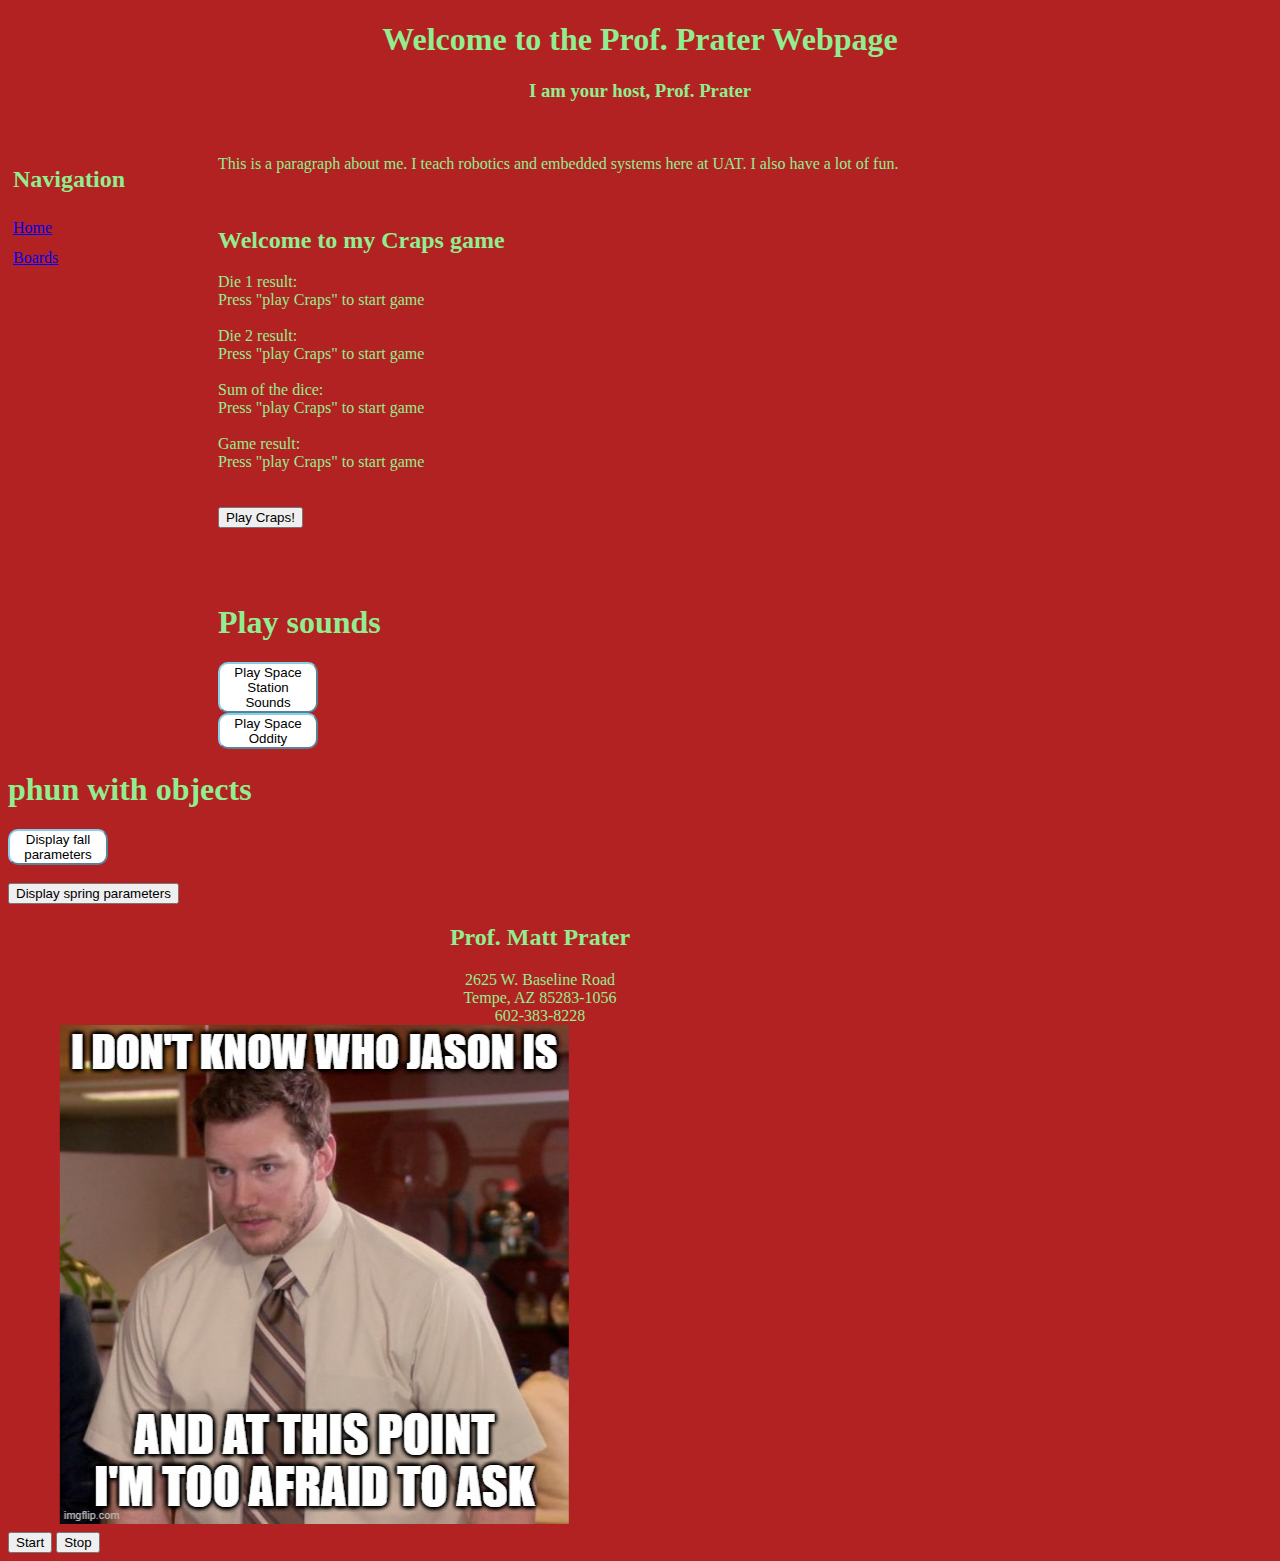
<file: index.html>
<!DOCTYPE html>
<!--
    This webpage was made by:
    Prof. Prater
    14Jun2023
    mprater@uat.edu
-->
<!--This is the start of the html stuff-->
<html>
<!--this is the head. Things not on the main body of the page go here. 
    Body is for main body stuff-->

<head>
    <!--we need a style sheet to define the styles for our page-->
    <link href="style.css" rel="stylesheet" type="text/css">
    <!--We need to link the js file with the html file so we can use the js resources-->
    <script src="code.js"></script>
    <script src="classCode.js"></script>
    <!--The title at the top of the window bar-->
    <title>

        Prof. Prater's Page
    </title>
</head>

<body>
    <!--this is the header at the top of the page -->
    <header style="text-align: center;">
        <!--this is h1, big and bold!-->
        <h1>Welcome to the Prof. Prater Webpage</h1>
        <!--this is h3, smaller than h2 or h1-->
        <h3>I am your host, Prof. Prater</h3>
        <br>
    </header>
    <!--this is for navigation-->
    <nav>
        <h2>
            Navigation
        </h2>
        <a href="./index.html">Home</a> <br>
        <a href="./boards.html">Boards</a><br>
    </nav>
    
    <div id="bodyText">
        <p>This is a paragraph about me.
            I teach robotics and embedded systems here at UAT.
            I also have a lot of fun.
        </p>
        <br>
        <div>
            <h2>Welcome to my <span class="blink">Craps</span> game</h2>
            Die 1 result: <div id="die1Res">Press "play Craps" to start game</div> <br>
            Die 2 result: <div id="die2Res">Press "play Craps" to start game</div> <br>
            Sum of the dice: <div id="diceSum">Press "play Craps" to start game</div> <br>
            Game result: <div id="gameRes">Press "play Craps" to start game</div><br>
            <br>
            <button onclick="playCraps();">Play Craps!</button><br>
            <br>
        </div>
        <br>
        <br>
        <h1>Play sounds</h1>
        <button onclick="playStation();" class="button">Play Space Station Sounds</button>
        <br>
        <button onclick="playBowie();" class="button">Play Space Oddity</button>
        <br>
        <h1>phun with objects</h1>
        <script>
            const fallLaunch = new Mission("to boldly go", 95, 13, "November", 1971, "fiona", 3);
            const springLaunch = new Mission("already been there", 30, 8, "May", 2024, "laura", 25);
        </script>
        <button onclick="displayFall();" class="button">Display fall parameters</button><br>
        <br>
        <button onclick="displaySpring();">Display spring parameters</button>
        <footer style="text-align: center;">
            <h2>Prof. Matt Prater</h2>
            2625 W. Baseline Road<br>
            Tempe, AZ 85283-1056<br>
            602-383-8228<br>
        </footer>
        <marquee id="mymarquee" direction="right">
            <img id="memePic" src="WhoIsJason.jpeg">
        </marquee>
        <br>
    
        <button id="startButton" onclick="startFun();">Start</button>
        <button id="stopButton" onclick="stopFun();">Stop</button>

    </div>

    
</body>

</html>
</file>
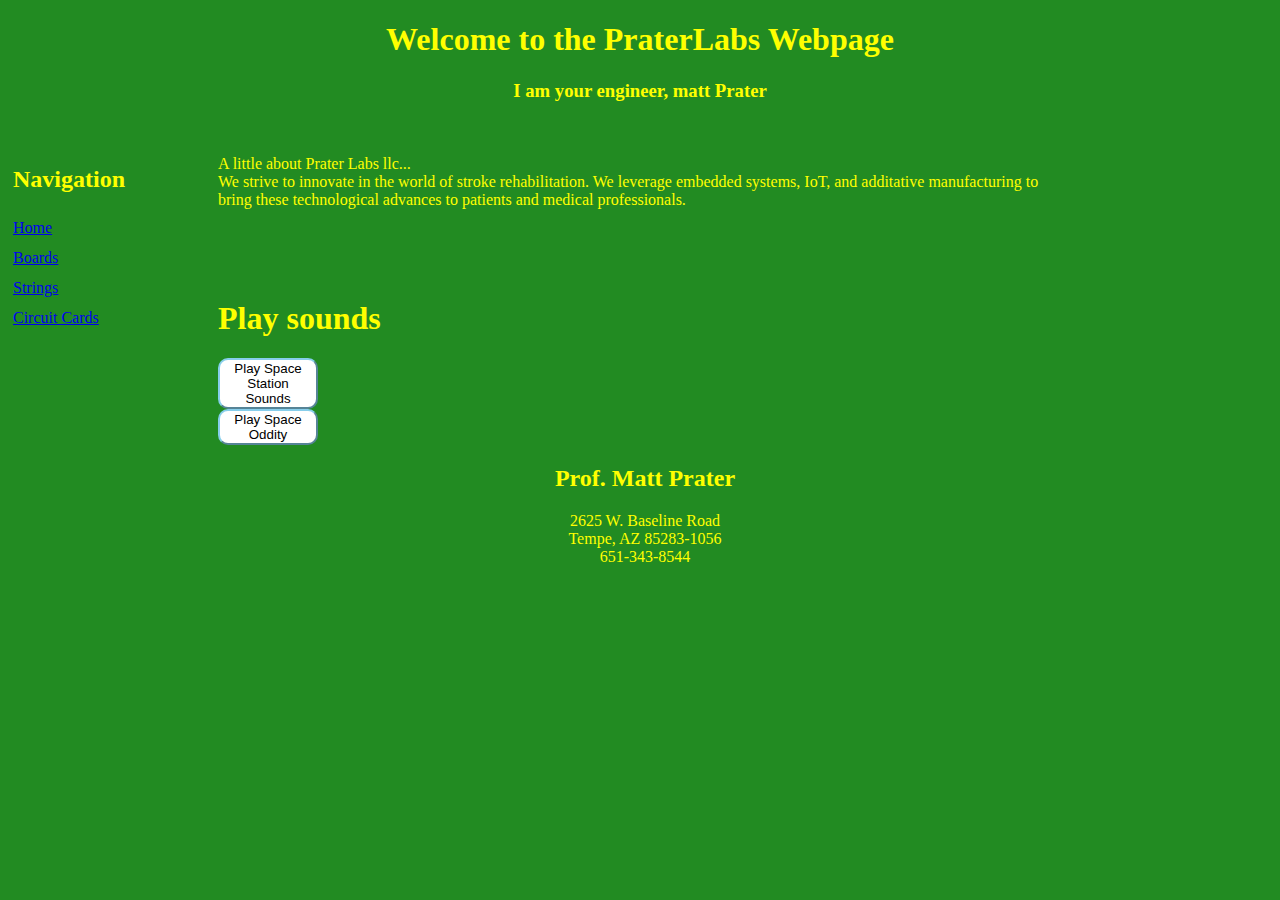
<file: praterLabs/index.html>
<!DOCTYPE html>
<!--
    This webpage was made by:
    Prof. Prater
    14Jun2023
    mprater@uat.edu
-->
<!--This is the start of the html stuff-->
<html>
<!--this is the head. Things not on the main body of the page go here. 
    Body is for main body stuff-->

<head>
    <!--we need a style sheet to define the styles for our page-->
    <link href="./style.css" rel="stylesheet" type="text/css">
    <!--We need to link the js file with the html file so we can use the js resources-->
    <script src="../code.js"></script>
    <script src="../classCode.js"></script>
    <!--The title at the top of the window bar-->
    <title>

        Prof. Prater's Page
    </title>
</head>

<body>
    <!--this is the header at the top of the page -->
    <header style="text-align: center;">
        <!--this is h1, big and bold!-->
        <h1>Welcome to the PraterLabs Webpage</h1>
        <!--this is h3, smaller than h2 or h1-->
        <h3>I am your engineer, matt Prater</h3>
        <br>
    </header>
    <!--this is for navigation-->
    <nav>
        <h2>
            Navigation
        </h2>
        <a href="./index.html">Home</a> <br>
        <a href="../boards.html">Boards</a><br>
        <a href="../strings.html">Strings</a><br>
        <a href="../circuitCard.html">Circuit Cards</a><br>
    </nav>
    
    <div id="bodyText">
        <p>A little about Prater Labs llc...<br>
            We strive to innovate in the world of stroke rehabilitation. 
            We leverage embedded systems, IoT, and additative manufacturing to 
            bring these technological advances to patients and medical professionals. 
        </p>
        <br>
        
        <br>
        <br>
        <h1>Play sounds</h1>
        <button onclick="playStation();" class="button">Play Space Station Sounds</button>
        <br>
        <button onclick="playBowie();" class="button">Play Space Oddity</button>
        <br>
        
        <footer style="text-align: center;">
            <h2>Prof. Matt Prater</h2>
            2625 W. Baseline Road<br>
            Tempe, AZ 85283-1056<br>
            651-343-8544<br>
        </footer>
        
    
        
    </div>

    
</body>

</html>
</file>
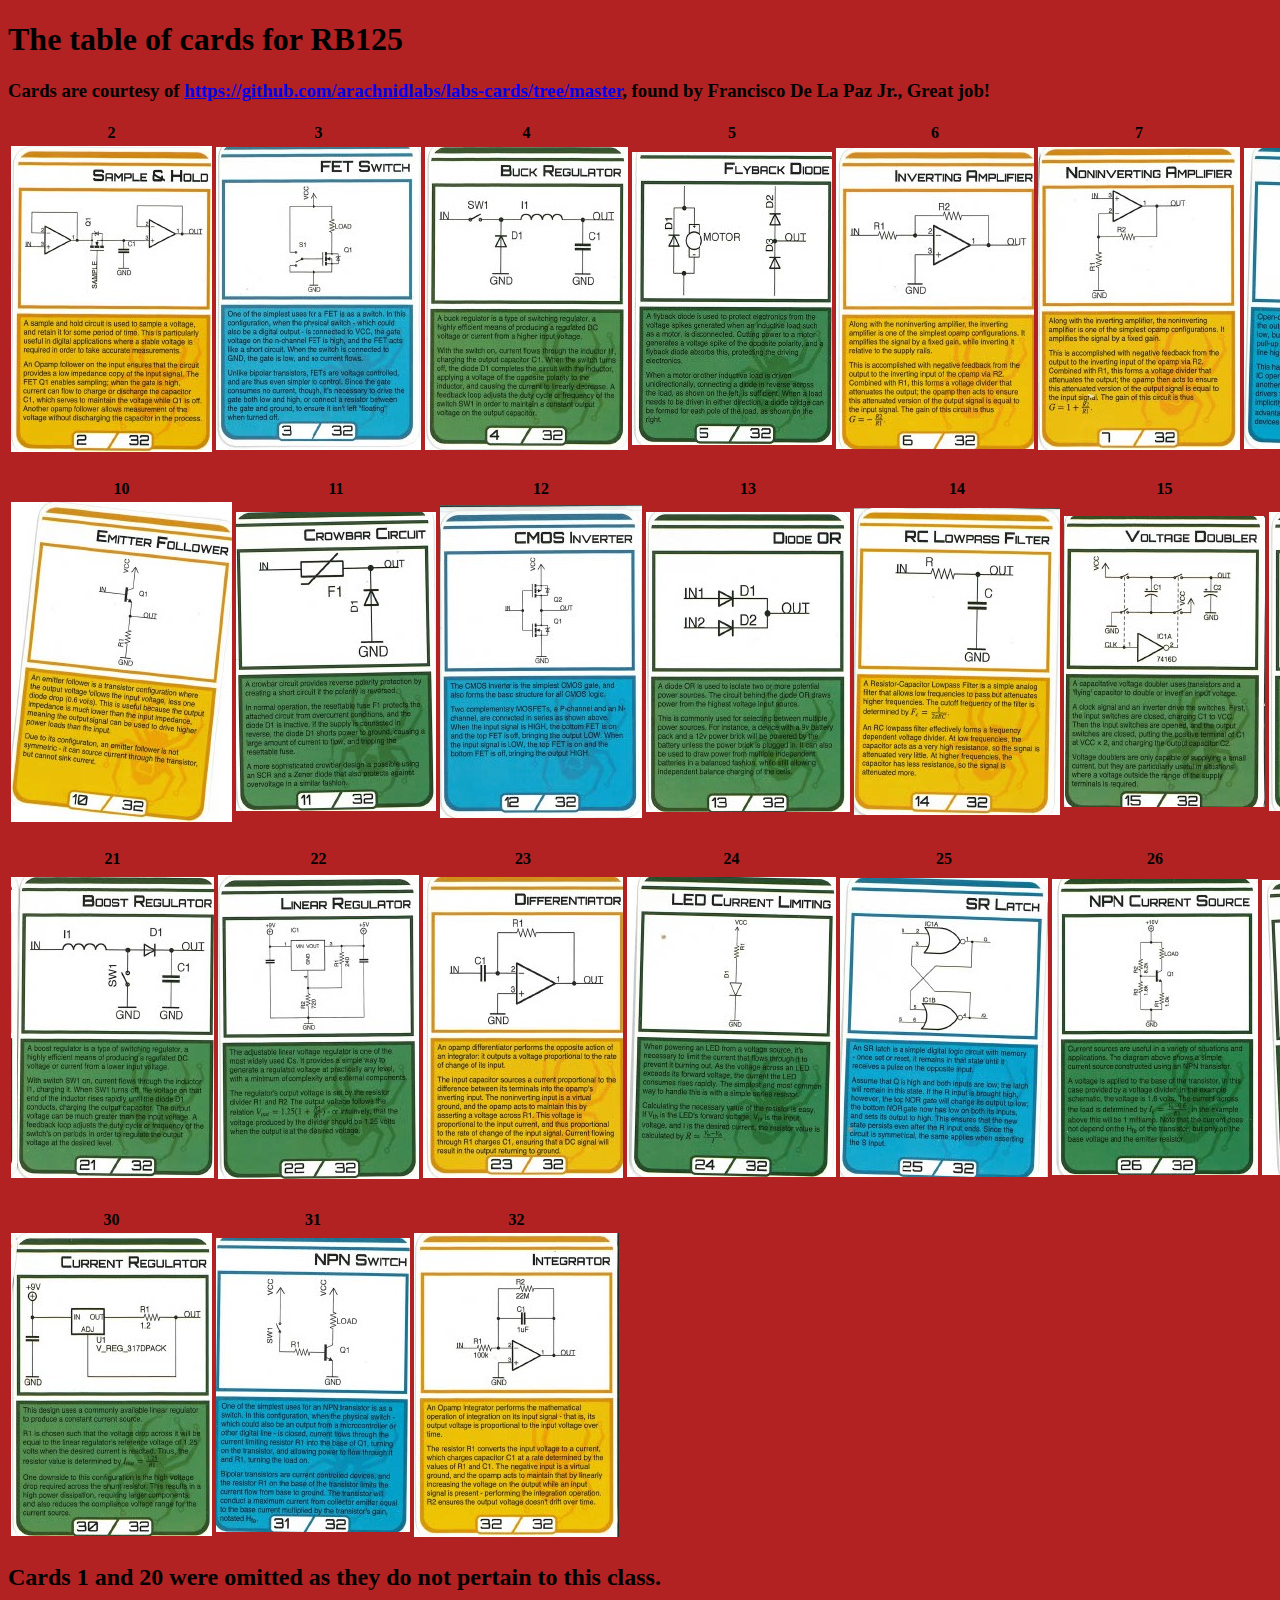
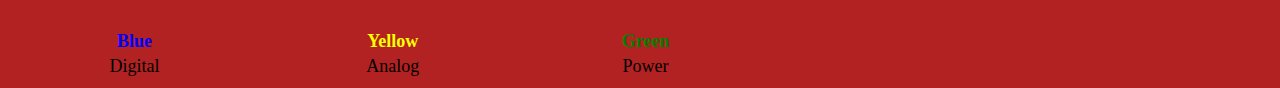
<file: circuitCard.html>
<!DOCTYPE html>
<html>
    <head>

    <style>
        body{
    background-color:firebrick;
    
}
    </style>
    </head>
    <body>
        <h1>The table of cards for RB125</h1>
        <h3>Cards are courtesy of <a href="https://github.com/arachnidlabs/labs-cards/tree/master">
            https://github.com/arachnidlabs/labs-cards/tree/master</a>, found by Francisco De La Paz Jr., Great job!</h3>
        <!--table for 2-9-->
        <table>
            <thead>
                <th>2</th>
                <th>3</th>
                <th>4</th>
                <th>5</th>
                <th>6</th>
                <th>7</th>
                <th>8</th>
                <th>9</th>
            </thead>
            <tr>
                <td><a href="https://praterma2.github.io/cards/src/sample_and_hold.html"><img src="./cards/2.jpg"></a></td>
                <td><a href="https://praterma2.github.io/cards/src/fet_switch.html"><img src="./cards/3.jpg"></a></td>
                <td><a href="https://praterma2.github.io/cards/src/buck_regulator.html"><img src="./cards/4.jpg"></a></td>
                <td><a href="https://praterma2.github.io/cards/src/flyback_diode.html"><img src="./cards/5.jpg"></a></td>
                <td><a href="https://praterma2.github.io/cards/src/inverting_amplifier.html"><img src="./cards/6.jpg"></a></td>
                <td><a href="https://praterma2.github.io/cards/src/noninverting_amplifier.html"><img src="./cards/7.jpg"></a></td>
                <td><a href="https://praterma2.github.io/cards/src/open_collector.html"><img src="./cards/8.jpg"></a></td>
                <td><a href="https://praterma2.github.io/cards/src/transimpedance_amplifier.html"><img src="./cards/9.jpg"></a></td>
            </tr>
        </table>
        <br>
        <!--table for 10-19-->
        <table>
            <thead>
                <th>10</th>
                <th>11</th>
                <th>12</th>
                <th>13</th>
                <th>14</th>
                <th>15</th>
                <th>16</th>
                <th>17</th>
                <th>18</th>
                <th>19</th>
            </thead>
            <tr>
                <td><a href="https://praterma2.github.io/cards/src/emitter_follower.html"><img src="./cards/10.jpg"></a></td>
                <td><a href="https://praterma2.github.io/cards/src/crowbar_circuit.html"><img src="./cards/11.jpg"></a></td>
                <td><a href="https://praterma2.github.io/cards/src/cmos_inverter.html"><img src="./cards/12.jpg"></a></td>
                <td><a href="https://praterma2.github.io/cards/src/diode_or.html"><img src="./cards/13.jpg"></a></td>
                <td><a href="https://praterma2.github.io/cards/src/rc_lpf.html"><img src="./cards/14.jpg"></a></td>
                <td><a href="https://praterma2.github.io/cards/src/voltage_doubler.html"><img src="./cards/15.jpg"></a></td>
                <td><a href="https://praterma2.github.io/cards/src/shunt_regulator.html"><img src="./cards/16.jpg"></a></td>
                <td><a href="https://praterma2.github.io/cards/src/fet_level_shifter.html"><img src="./cards/17.jpg"></a></td>
                <td><a href="https://praterma2.github.io/cards/src/schmitt_trigger.html"><img src="./cards/18.jpg"></a></td>
                <td><a href="https://praterma2.github.io/cards/src/rc_hpf.html"><img src="./cards/19.jpg"></a></td>
            </tr>
        </table>
         <br>
        <!--table for 20-29-->
        <table>
            <thead>
                <th>21</th>
                <th>22</th>
                <th>23</th>
                <th>24</th>
                <th>25</th>
                <th>26</th>
                <th>27</th>
                <th>28</th>
                <th>29</th>
            </thead>
            <tr>
                <td><a href="https://praterma2.github.io/cards/src/boost_regulator.html"><img src="./cards/21.jpg"></a></td>
                <td><a href="https://praterma2.github.io/cards/src/linear_voltage_regulator.html"><img src="./cards/22.jpg"></a></td>
                <td><a href="https://praterma2.github.io/cards/src/differentiator.html"><img src="./cards/23.jpg"></a></td>
                <td><a href="https://praterma2.github.io/cards/src/led_current_limit.html"><img src="./cards/24.jpg"></a></td>
                <td><a href="https://praterma2.github.io/cards/src/sr_latch.html"><img src="./cards/25.jpg"></a></td>
                <td><a href="https://praterma2.github.io/cards/src/transistor_current_source.html"><img src="./cards/26.jpg"></a></td>
                <td><a href="https://praterma2.github.io/cards/src/fet_high_side_switch.html"><img src="./cards/27.jpg"></a></td>
                <td><a href="https://praterma2.github.io/cards/src/resistor_divider.html"><img src="./cards/28.jpg"></a></td>
                <td><a href="https://praterma2.github.io/cards/src/differential_amplifier.html"><img src="./cards/29.jpg"></a></td>
            </tr>
        </table>
         <br>
        <!--table for 30-32-->
        <table>
            <thead>
                <th>30</th>
                <th>31</th>
                <th>32</th>
            </thead>
            <tr>
                <td><a href="https://praterma2.github.io/cards/src/linear_current_regulator.html"><img src="./cards/30.jpg"></a></td>
                <td><a href="https://praterma2.github.io/cards/src/npn_switch.html"><img src="./cards/31.jpg"></a></td>
                <td><a href="https://praterma2.github.io/cards/src/integrator.html"><img src="./cards/32.jpg"></a></td>
            </tr>
        </table>

        <h2>Cards 1 and 20 were omitted as they do not pertain to this class.</h2>
         <br>
        <table width="60%" style="font-size: large; text-align: center;">
            <thead>
                <th style="color: blue;">
                    Blue
                </th>
                <th style="color: yellow;">
                    Yellow
                </th>
                <th style="color: green;">
                    Green
                </th>
            </thead>
            <tr>
                <td>Digital</td>
                <td>Analog</td>
                <td>Power</td>
            </tr>
        </table>
    </body>
</html>
</file>
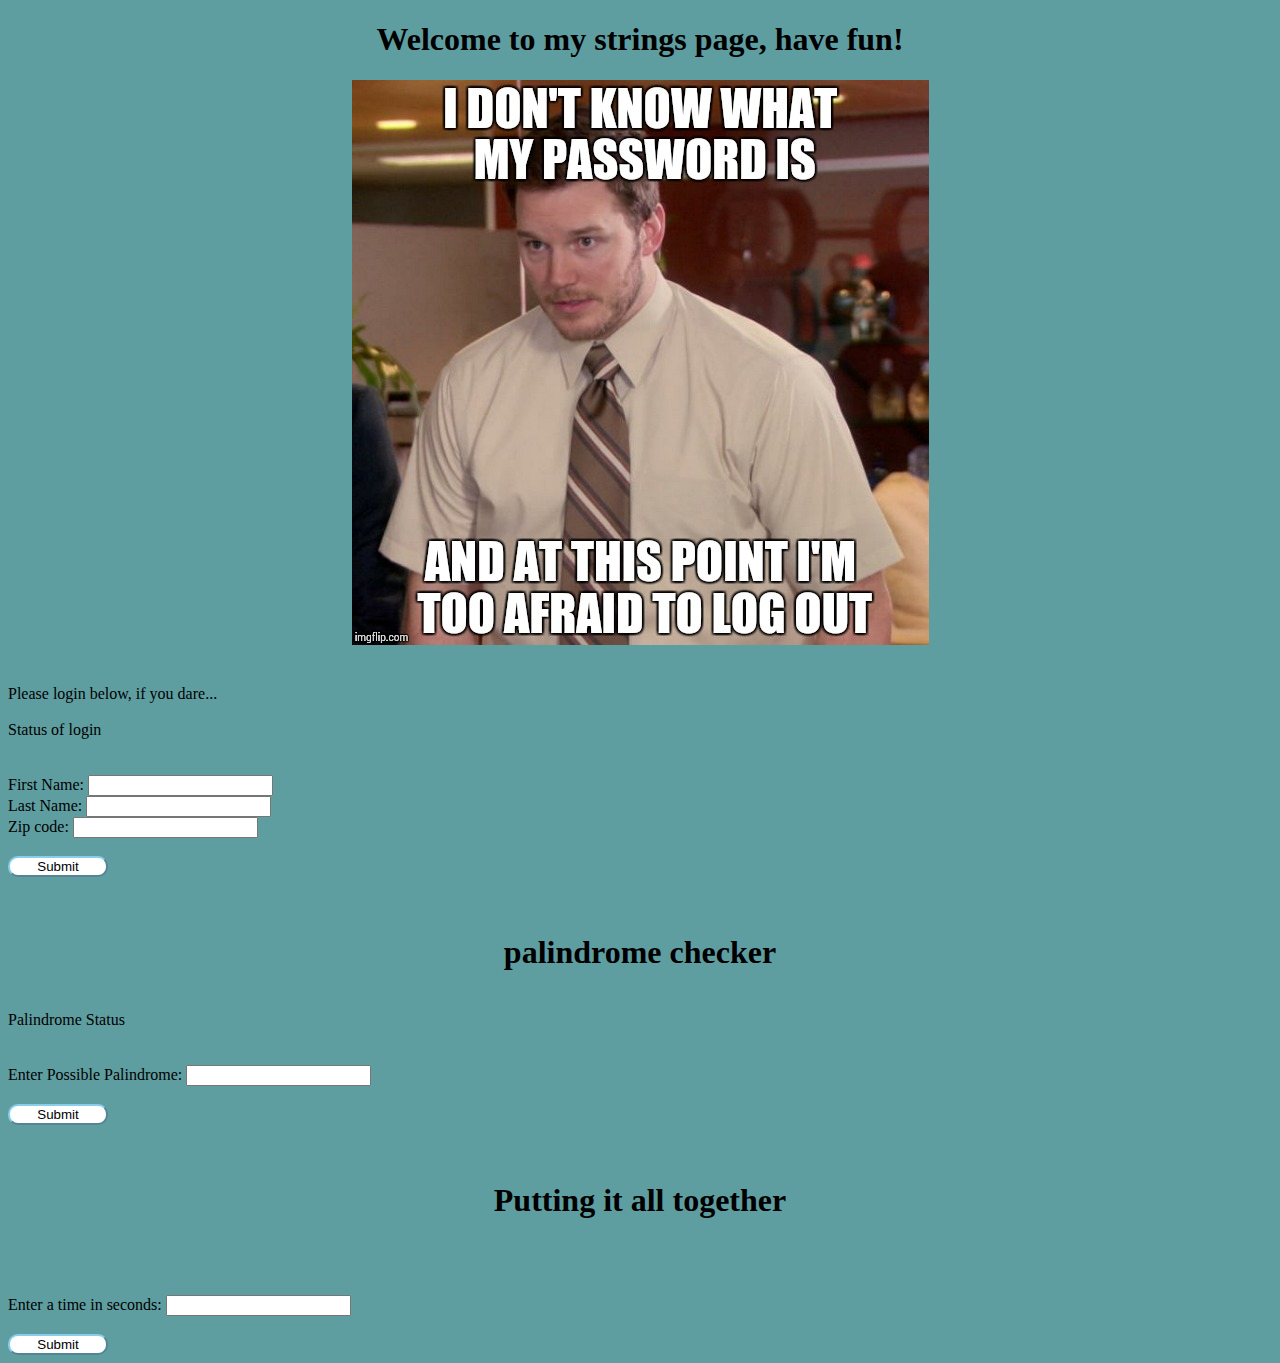
<file: strings.html>
<!DOCTYPE html>
<!--
    Strings page for input validation assignment, palindrome assignment 
    and putting it all together
    Prof. Prater
    24Jul23
    mprater@uat.edu
-->
<html lang="en">
<head>
    <meta charset="UTF-8">
    <meta http-equiv="X-UA-Compatible" content="IE=edge">
    <meta name="viewport" content="width=device-width, initial-scale=1.0">
    <!--we need a style sheet to define the styles for our page-->
    <link href="stringsStyle.css" rel="stylesheet" type="text/css">
    <!--We need to link the js file with the html file so we can use the js resources-->
    <script src="code.js"></script>
    <!--title for the website-->
    <title>Strings Page</title>
</head>
<body>
    <h1>Welcome to my strings page, have fun!</h1>
    <center><img id="pic" src="gnyfe.jpg"></center><br>
    <br>
    Please login below, if you dare...<br>
    <br>
    <div id="loginStatus">Status of login</div><br>
    <br>
    <form id="creditSubmit" onsubmit="return false">
    First Name: <input type="text" id="fName"><br>
    Last Name: <input type="text" id="lName"><br>
    Zip code: <input type="text" id="zipCode"><br>
    <br>
    <input type="submit" onclick="checkCreds();" class="button">
    </form>
    <br>
    <br>
    <h1>palindrome checker</h1>
    <br>
    <div id="palinStatus">Palindrome Status</div><br>
    <br>
    <form id="palinSubmit" onsubmit="return false">
    Enter Possible Palindrome: <input type="text" id="palinInput"><br>
    <br>
    <input type="submit" onclick="checkPalin();" class="button">
    </form>
    <br>
    <br>
    <h1>Putting it all together</h1>
    <!--For the putting it all together
    1. form to fill in a time in sec 
    2. a button to start a countdown based on the number in the form
    3. a display showing the time left
    4. a song to play after the time-->
    <br>
    <br>
    <h3 id="statusUpdate"></h3>
    <form id="songTimeSubmit" onsubmit="return false">
    Enter a time in seconds: <input type="number" id="timeInput"><br>
    <br>
    <input type="submit" onclick="setTime();" class="button">
    </form>

</body>
</html>
</file>
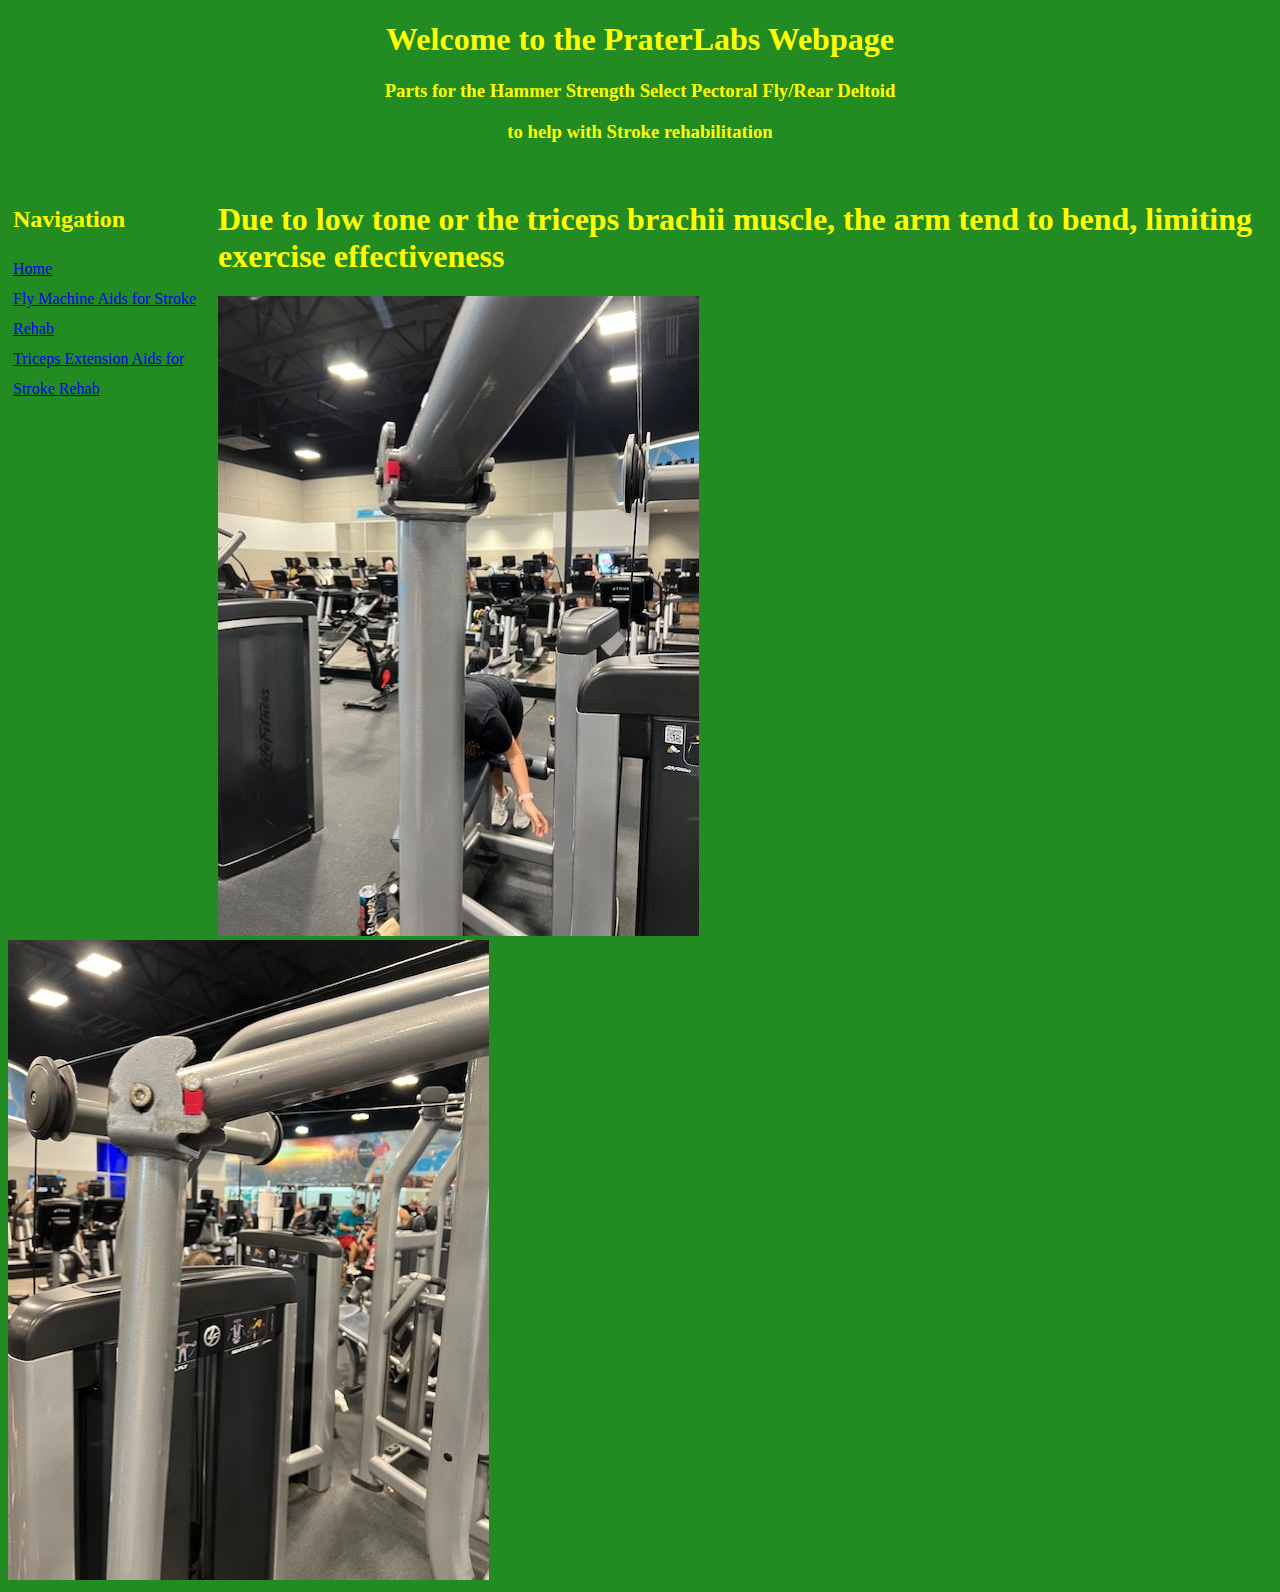
<file: praterLabs/flyMachine.html>
<!DOCTYPE html>
<html lang="en">
<head>
    <meta charset="UTF-8">
    <meta name="viewport" content="width=device-width, initial-scale=1.0">
    <title>Triceps Extension Parts</title>
    <link href="./style.css" rel="stylesheet" type="text/css">
</head>
<body>
    <header style="text-align: center;">
       
        <h1>Welcome to the PraterLabs Webpage</h1>
        
        <h3>Parts for the Hammer Strength Select Pectoral Fly/Rear Deltoid</h3>
        <h3>to help with Stroke rehabilitation</h3>
        <br>
    </header>
    <!--this is for navigation-->
    <nav>
        <h2>
            Navigation
        </h2>
        <a href="./index.html">Home</a> <br>
        <a href="./flyMachine.html">Fly Machine Aids for Stroke Rehab</a><br>
        <a href="./trcepsExtension.html">Triceps Extension Aids for Stroke Rehab</a><br>
        
    </nav>
    <h1>Due to low tone or the triceps brachii muscle, the arm tend to bend, limiting exercise effectiveness</h1>
    <img src="angleSet1.jpg"><div id="rightPic"><img src="angleSet2.jpg"></div>


</body>
</html>
</file>
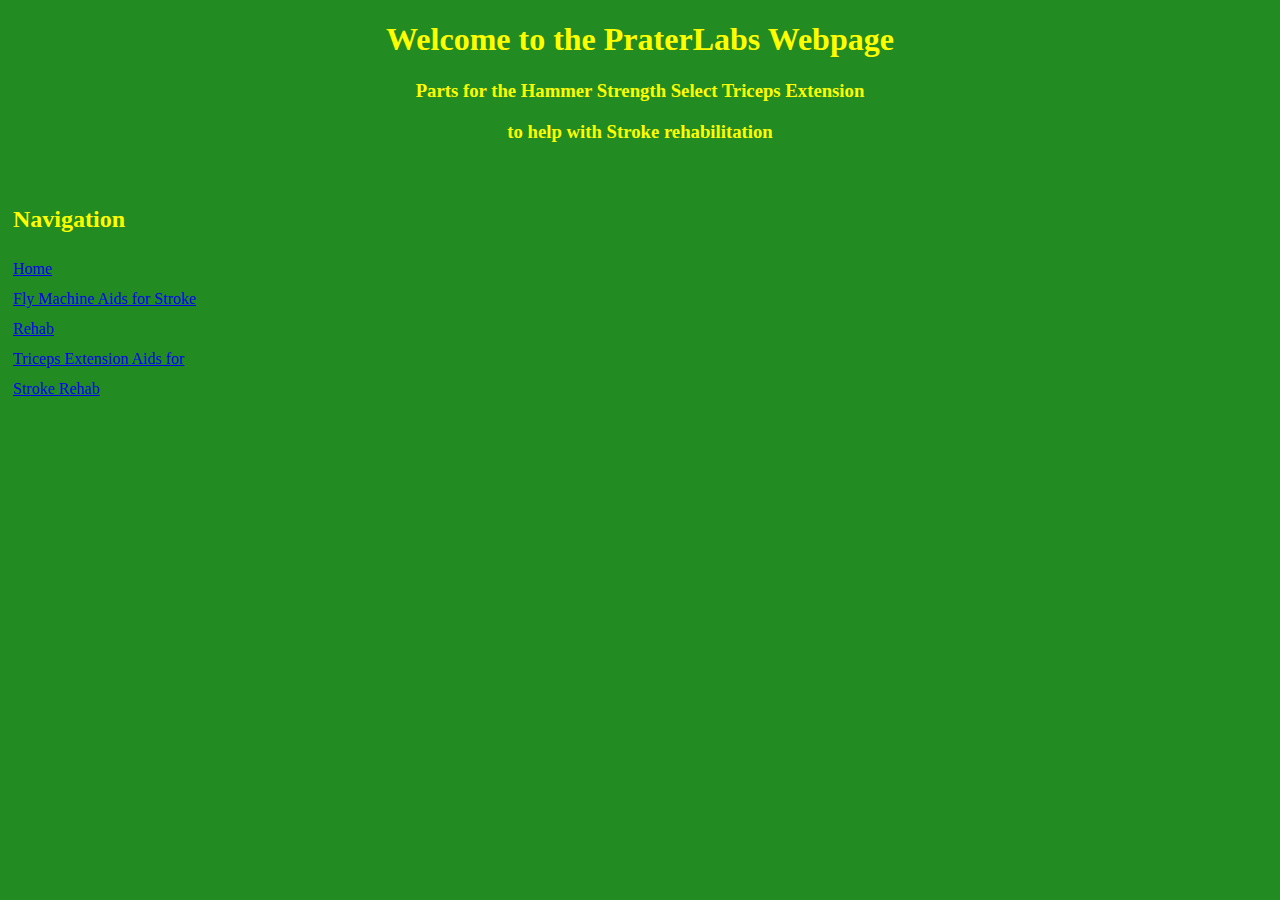
<file: praterLabs/trcepsExtension.html>
<!DOCTYPE html>
<html lang="en">
<head>
    <meta charset="UTF-8">
    <meta name="viewport" content="width=device-width, initial-scale=1.0">
    <title>Triceps Extension Parts</title>
    <link href="./style.css" rel="stylesheet" type="text/css">
</head>
<body>
    <header style="text-align: center;">
       
        <h1>Welcome to the PraterLabs Webpage</h1>
        
        <h3>Parts for the Hammer Strength Select Triceps Extension</h3>
        <h3>to help with Stroke rehabilitation</h3>
        <br>
    </header>
    <!--this is for navigation-->
    <nav>
        <h2>
            Navigation
        </h2>
        <a href="./index.html">Home</a> <br>
        <a href="./flyMachine.html">Fly Machine Aids for Stroke Rehab</a><br>
        <a href="./trcepsExtension.html">Triceps Extension Aids for Stroke Rehab</a><br>
        
    </nav>
</body>
</html>
</file>
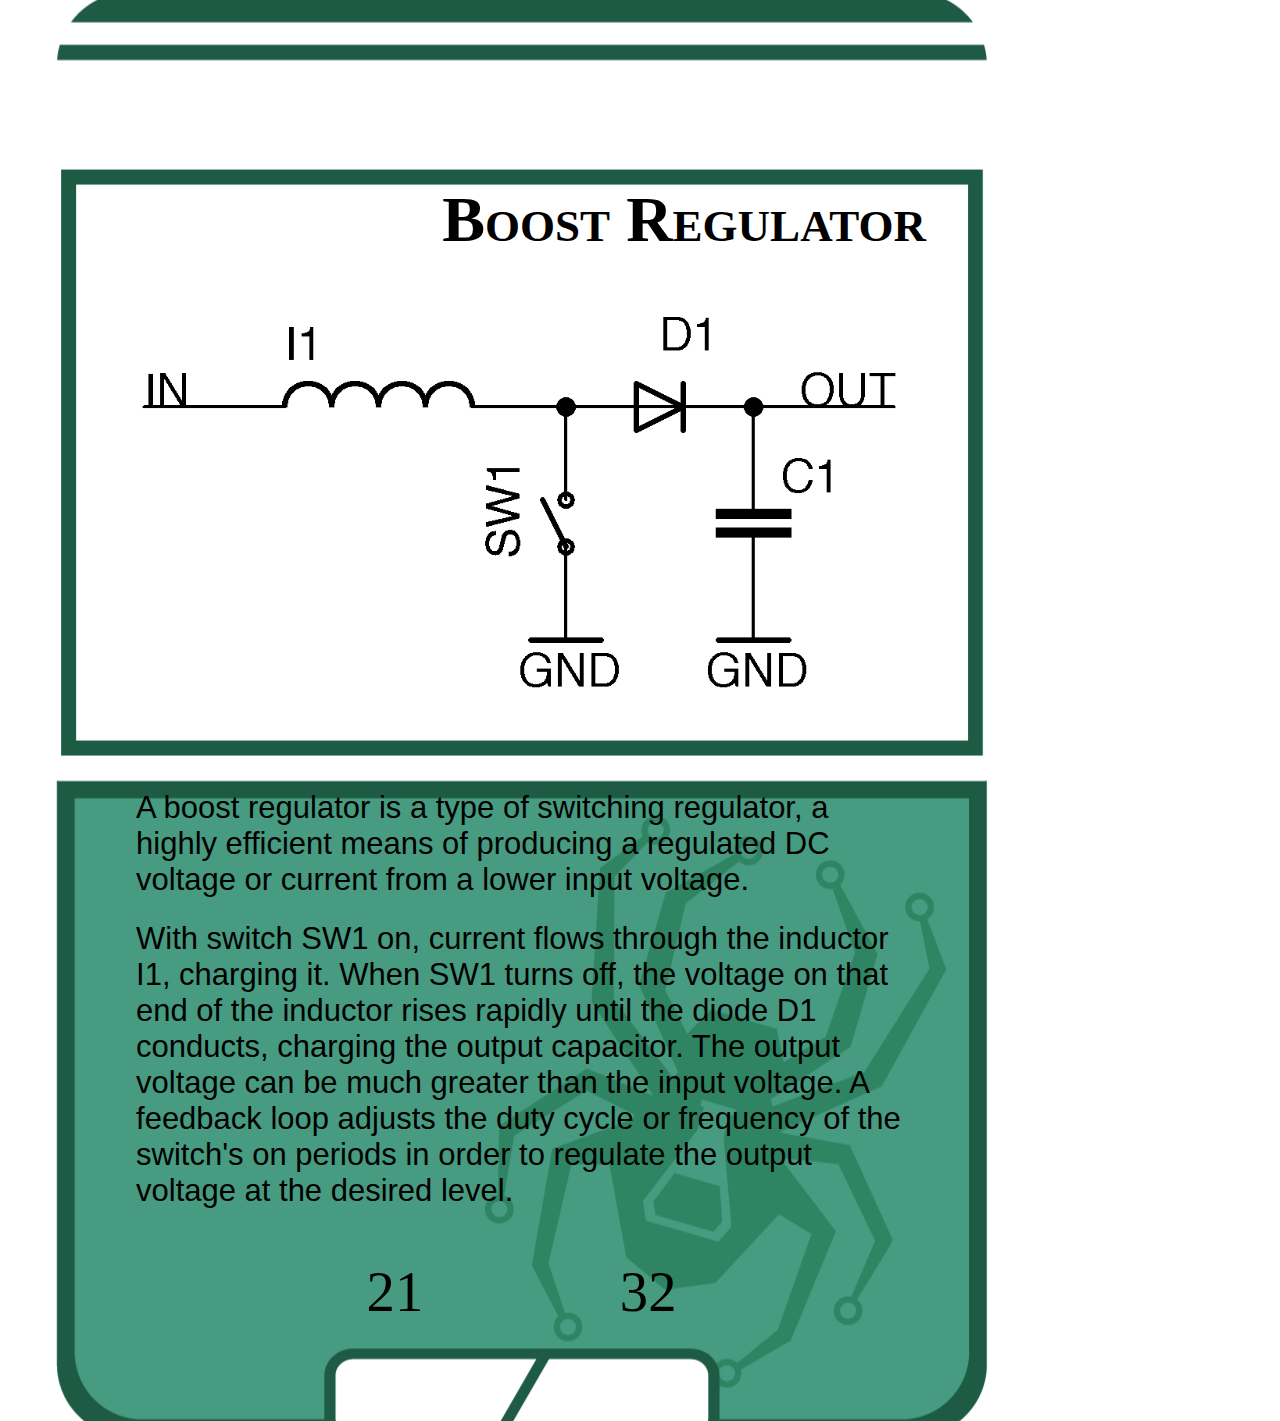
<file: cards/src/boost_regulator.html>
<html id="power">
<head>
  <link rel="stylesheet" type="text/css" href="static/main.css" />
</head>
<body>
    <h1>Boost Regulator</h1>
    <div id="image">
        <img src="images/boost_regulator.png" />
    </div>
    <div id="description">
        <p>A boost regulator is a type of switching regulator, a highly efficient means of producing a regulated DC voltage or current from a lower input voltage.</p>

        <p>With switch SW1 on, current flows through the inductor I1, charging it. When SW1 turns off, the voltage on that end of the inductor rises rapidly until the diode D1 conducts, charging the output capacitor. The output voltage can be much greater than the input voltage. A feedback loop adjusts the duty cycle or frequency of the switch's on periods in order to regulate the output voltage at the desired level.</p>
    </div>
    <div id="cardno">21</div>
    <div id="totalcards">32</div>
</body>
</html>
</file>
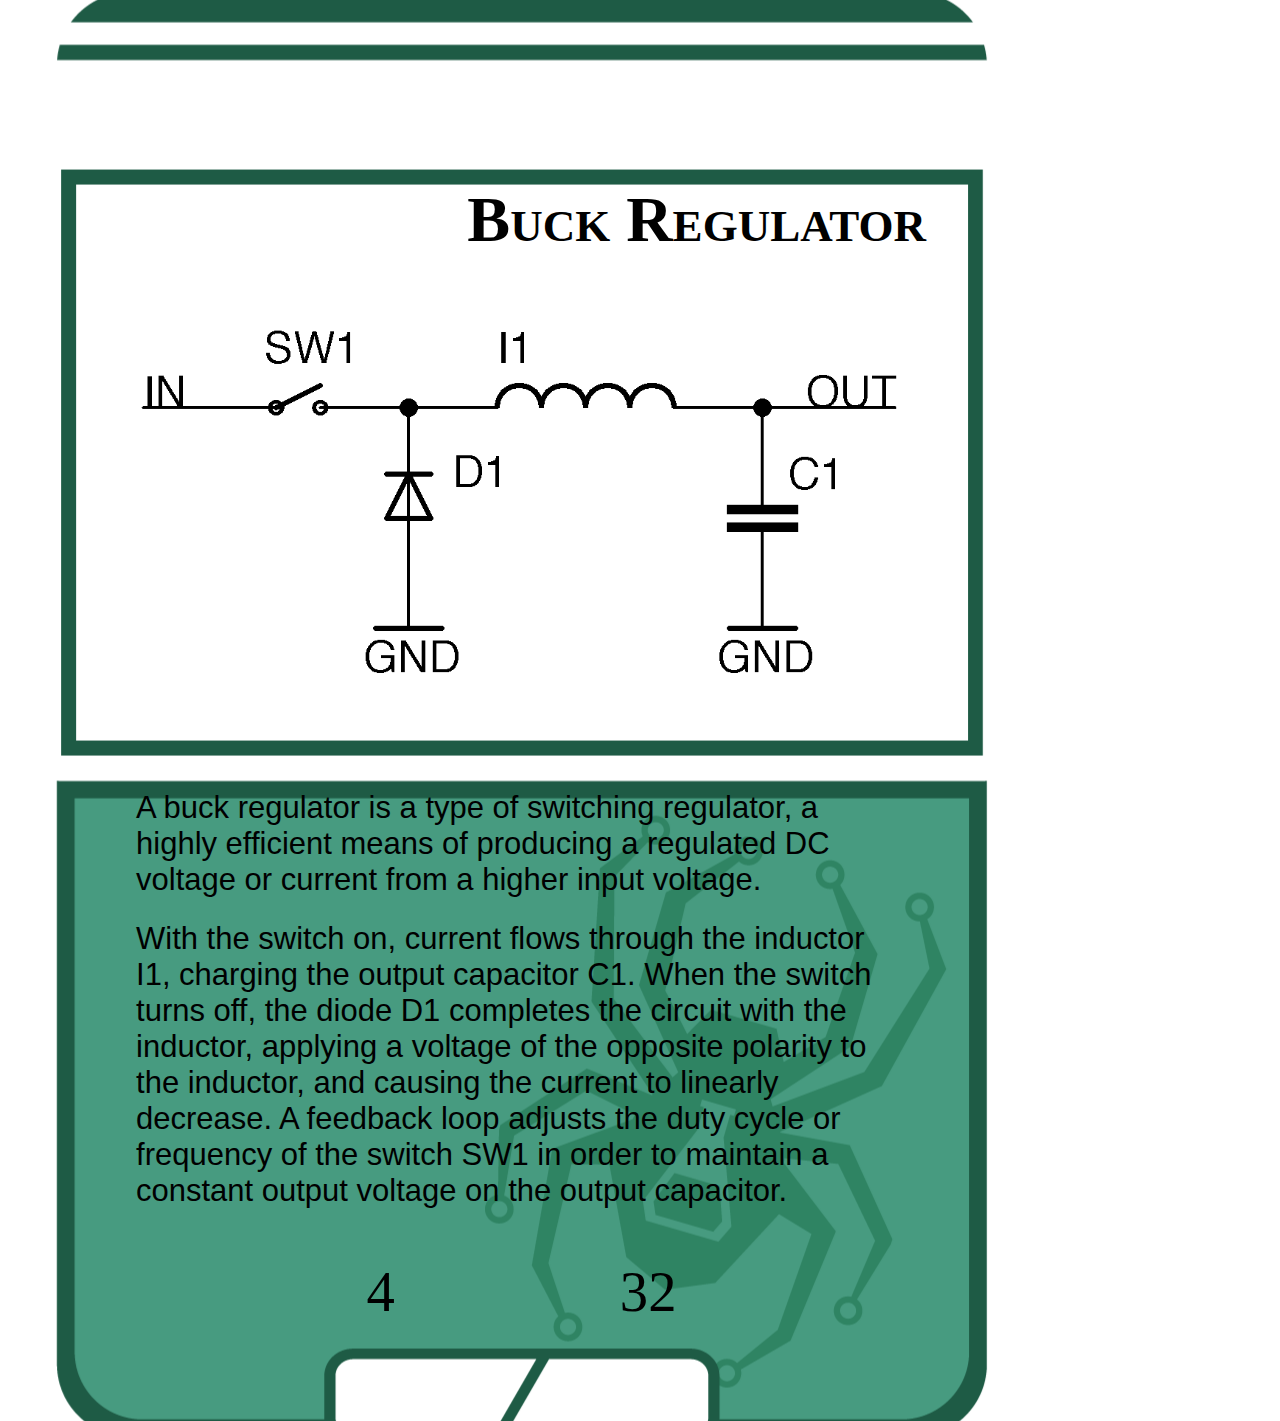
<file: cards/src/buck_regulator.html>
<html id="power">
<head>
  <link rel="stylesheet" type="text/css" href="static/main.css" />
</head>
<body>
    <h1>Buck Regulator</h1>
    <div id="image">
        <img src="images/buck_regulator.png" />
    </div>
    <div id="description">
        <p>A buck regulator is a type of switching regulator, a highly efficient means of producing a regulated DC voltage or current from a higher input voltage.</p>

        <p>With the switch on, current flows through the inductor I1, charging the output capacitor C1. When the switch turns off, the diode D1 completes the circuit with the inductor, applying a voltage of the opposite polarity to the inductor, and causing the current to linearly decrease. A feedback loop adjusts the duty cycle or frequency of the switch SW1 in order to maintain a constant output voltage on the output capacitor.</p>
    </div>
    <div id="cardno">4</div>
    <div id="totalcards">32</div>
</body>
</html>
</file>
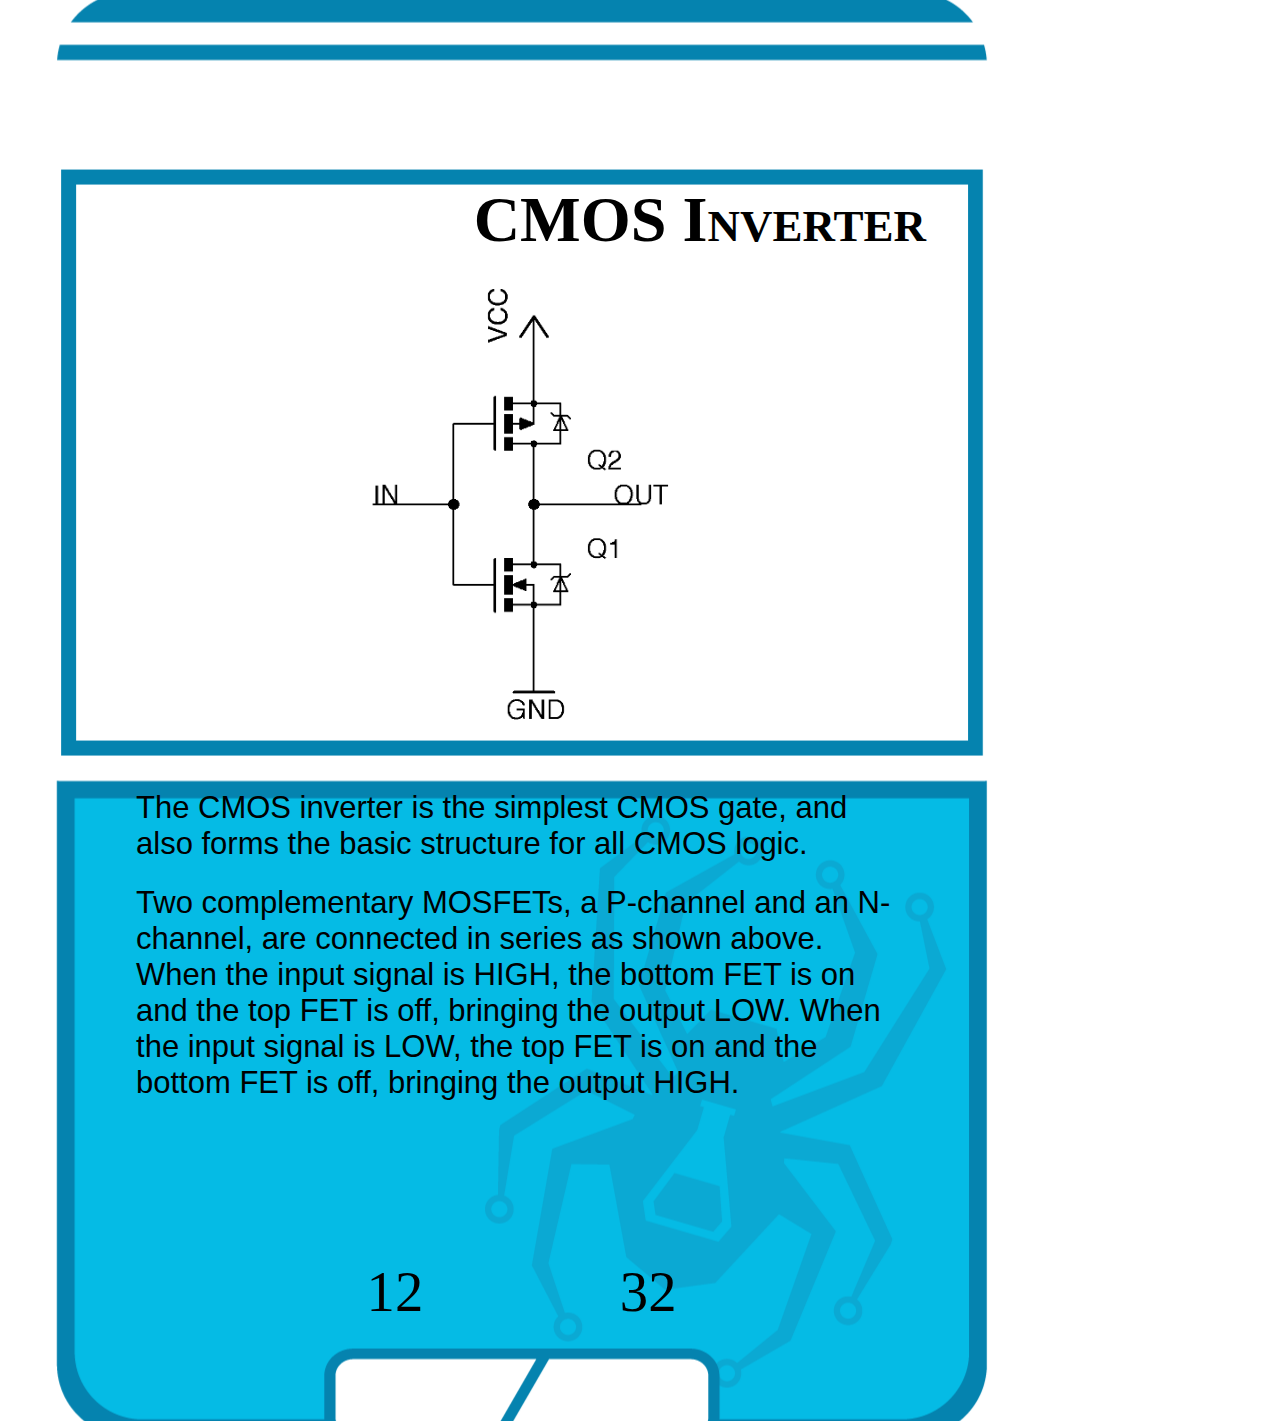
<file: cards/src/cmos_inverter.html>
<html id="digital">
<head>
  <link rel="stylesheet" type="text/css" href="static/main.css" />
</head>
<body>
    <h1>CMOS Inverter</h1>
    <div id="image">
        <img src="images/cmos_inverter.png" />
    </div>
    <div id="description">
        <p>The CMOS inverter is the simplest CMOS gate, and also forms the basic structure for all CMOS logic.</p>

        <p>Two complementary MOSFETs, a P-channel and an N-channel, are connected in series as shown above. When the input signal is HIGH, the bottom FET is on and the top FET is off, bringing the output LOW. When the input signal is LOW, the top FET is on and the bottom FET is off, bringing the output HIGH.</p>
    </div>
    <div id="cardno">12</div>
    <div id="totalcards">32</div>
</body>
</html>
</file>
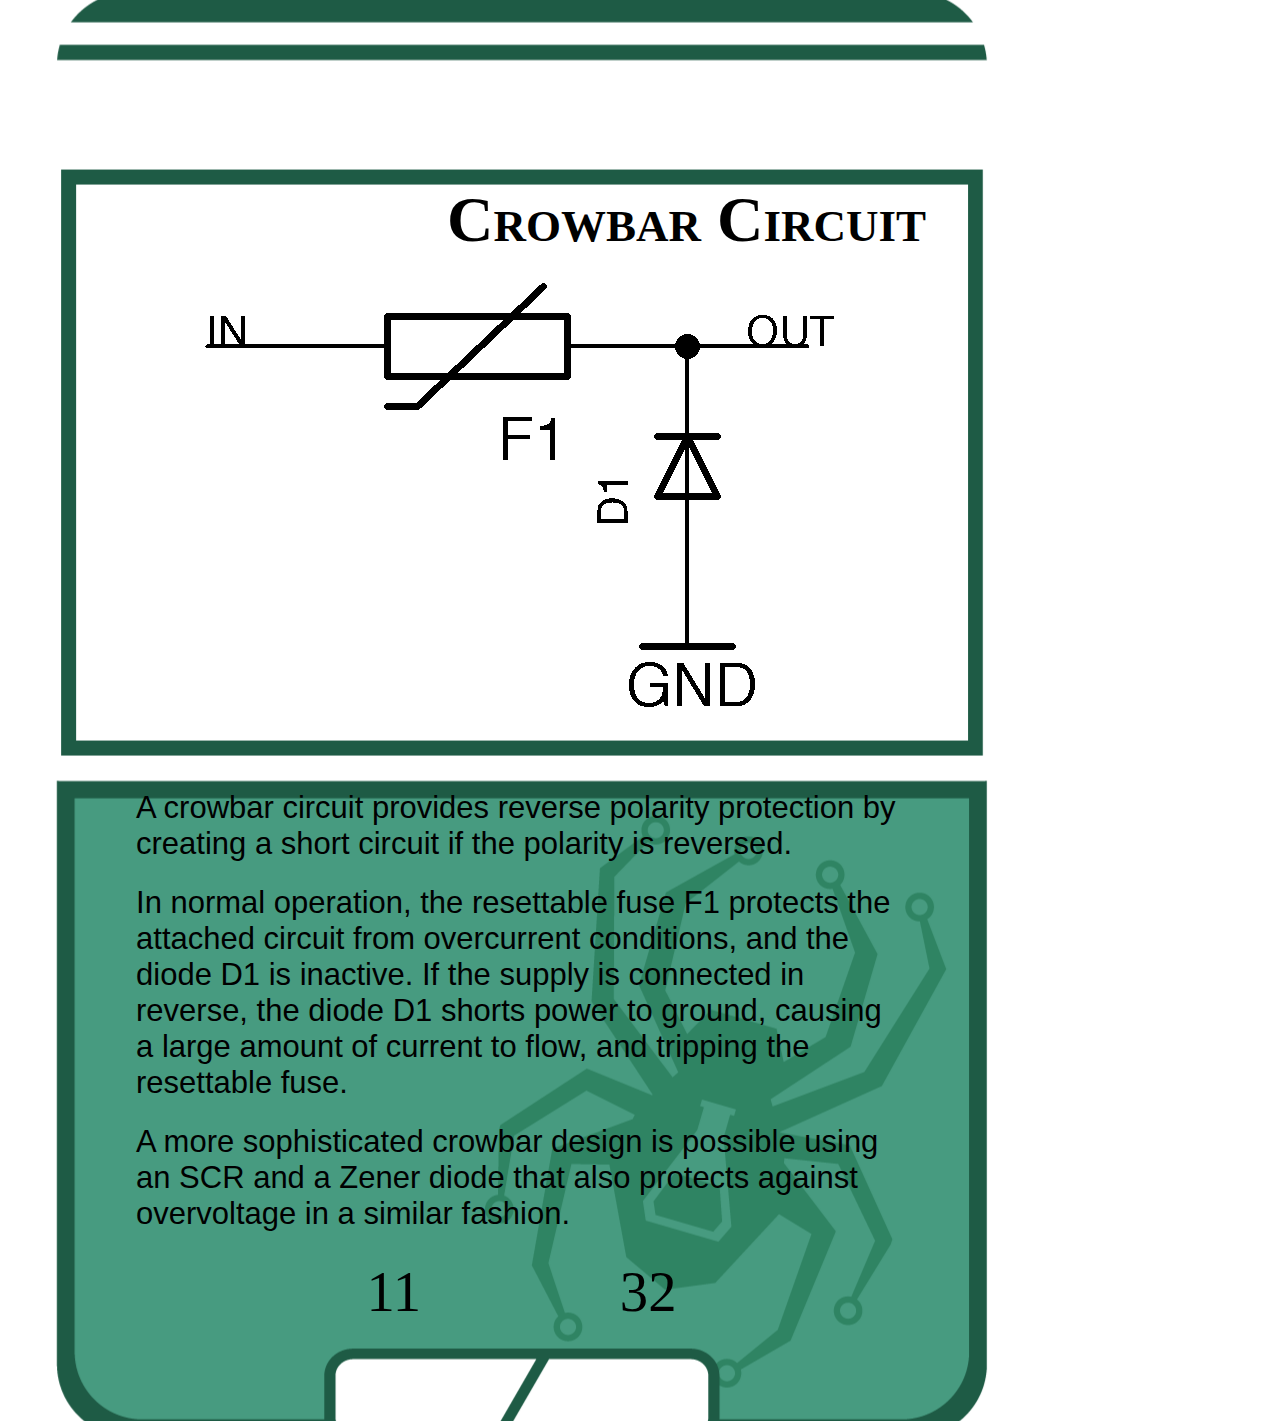
<file: cards/src/crowbar_circuit.html>
<html id="power">
<head>
  <link rel="stylesheet" type="text/css" href="static/main.css" />
</head>
<body>
    <h1>Crowbar Circuit</h1>
    <div id="image">
        <img src="images/crowbar_circuit.png" />
    </div>
    <div id="description">
        <p>A crowbar circuit provides reverse polarity protection by creating a short circuit if the polarity is reversed.</p>

        <p>In normal operation, the resettable fuse F1 protects the attached circuit from overcurrent conditions, and the diode D1 is inactive. If the supply is connected in reverse, the diode D1 shorts power to ground, causing a large amount of current to flow, and tripping the resettable fuse.</p>

        <p>A more sophisticated crowbar design is possible using an SCR and a Zener diode that also protects against overvoltage in a similar fashion.</p>
    </div>
    <div id="cardno">11</div>
    <div id="totalcards">32</div>
</body>
</html>
</file>
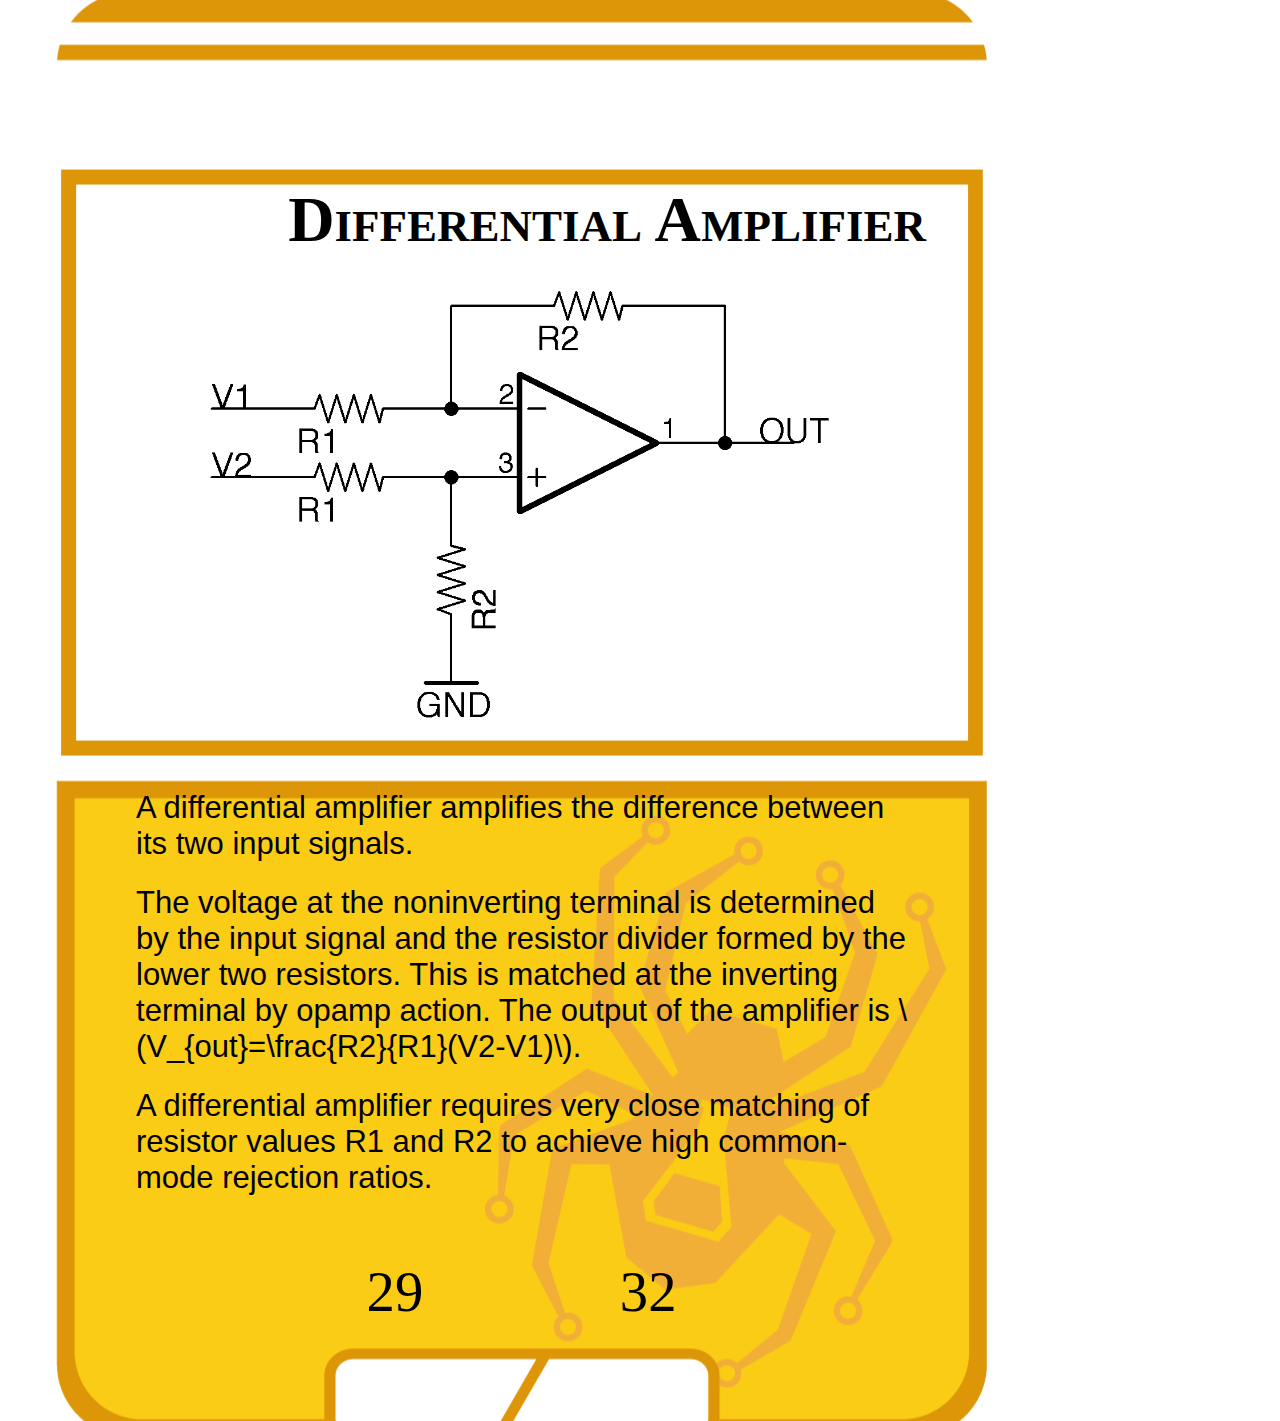
<file: cards/src/differential_amplifier.html>
<html id="analog">
<head>
  <script type="text/javascript" src="http://cdn.mathjax.org/mathjax/latest/MathJax.js?config=TeX-AMS-MML_HTMLorMML"></script>
  <link rel="stylesheet" type="text/css" href="static/main.css" />
</head>
<body>
    <h1>Differential Amplifier</h1>
    <div id="image">
        <img src="images/differential_amplifier.png" />
    </div>
    <div id="description">
        <p>A differential amplifier amplifies the difference between its two input signals.</p>

        <p>The voltage at the noninverting terminal is determined by the input signal and the resistor divider formed by the lower two resistors. This is matched at the inverting terminal by opamp action. The output of the amplifier is \(V_{out}=\frac{R2}{R1}(V2-V1)\).</p>

        <p>A differential amplifier requires very close matching of resistor values R1 and R2 to achieve high common-mode rejection ratios.</p>

    </div>
    <div id="cardno">29</div>
    <div id="totalcards">32</div>
</body>
</html>
</file>
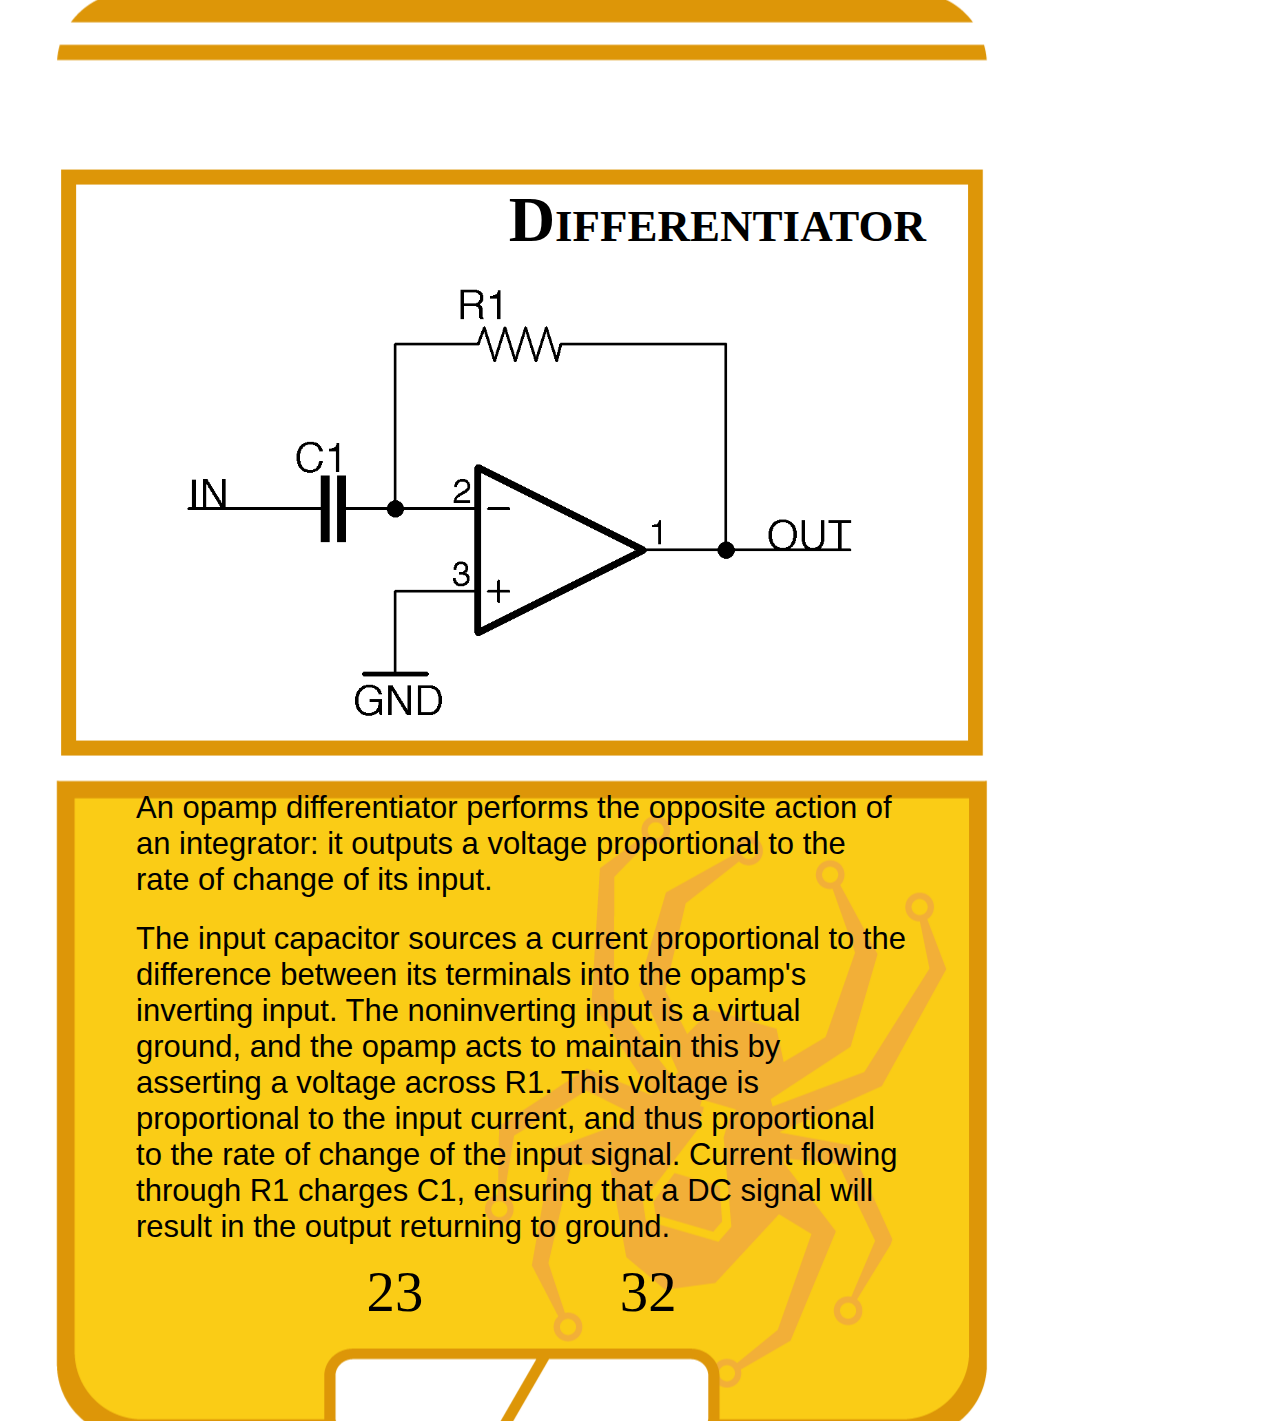
<file: cards/src/differentiator.html>
<html id="analog">
<head>
  <link rel="stylesheet" type="text/css" href="static/main.css" />
</head>
<body>
    <h1>Differentiator</h1>
    <div id="image">
        <img src="images/differentiator.png" />
    </div>
    <div id="description">
        <p>An opamp differentiator performs the opposite action of an integrator: it outputs a voltage proportional to the rate of change of its input.</p>

        <p>The input capacitor sources a current proportional to the difference between its terminals into the opamp's inverting input. The noninverting input is a virtual ground, and the opamp acts to maintain this by asserting a voltage across R1. This voltage is proportional to the input current, and thus proportional to the rate of change of the input signal. Current flowing through R1 charges C1, ensuring that a DC signal will result in the output returning to ground.</p>
    </div>
    <div id="cardno">23</div>
    <div id="totalcards">32</div>
</body>
</html>
</file>
<file: style.css>
body{
    background-color:firebrick;
    color: lightgreen;
}

nav{
height: 570px;
width: 200px;
float: left;
padding: 5px; 
line-height: 30px;
}

footer{
    text-align: center;
    
}

#memePic{
    margin-left: 200px;
}

#bodyText{
    margin-right: 200px;
}

header{
    text-align: center;
}

.blink {
    animation: blink-animation 1s steps(5, start) infinite;
    -webkit-animation: blink-animation 1s steps(5, start) infinite;
  }
  @keyframes blink-animation {
    to {
      visibility: hidden;
    }
  }
  @-webkit-keyframes blink-animation {
    to {
      visibility: hidden;
    }
  }

  .button{
    width: 100px;
    height: 30;
    background-color: white;
    border-radius: 10px;
    border-color: skyblue
    ;
}
</file>
<file: praterLabs/style.css>
body{
    background-color:forestgreen;
    color: yellow;
}

nav{
height: 570px;
width: 200px;
float: left;
padding: 5px; 
line-height: 30px;
}

footer{
    text-align: center;
    
}

#memePic{
    margin-left: 200px;
}

#bodyText{
    margin-right: 200px;
}

header{
    text-align: center;
}

.blink {
    animation: blink-animation 1s steps(5, start) infinite;
    -webkit-animation: blink-animation 1s steps(5, start) infinite;
  }
  @keyframes blink-animation {
    to {
      visibility: hidden;
    }
  }
  @-webkit-keyframes blink-animation {
    to {
      visibility: hidden;
    }
  }

  .button{
    width: 100px;
    height: 30;
    background-color: white;
    border-radius: 10px;
    border-color: skyblue
    ;
}
</file>
<file: stringsStyle.css>
/*these are the body style elements*/
body{
    background-color: cadetblue;
}

/*modify the pic style. but does not seem to work*/
#pic{
    text-align: center;
}

/*modify header text style*/
h1{
    text-align: center; 
}

/*modify button design elements*/
.button{
    width: 100px;
    height: 30;
    background-color: white;
    border-radius: 10px;
    border-color: skyblue
    ;
}
</file>
<file: cards/src/static/main.css>
@page main {
    width: 276mm;
    height: 376mm;
    margin: 0;
    padding: 0;
}

html {
    page: main;
    padding: 0;
    margin: 0;
    width: 276mm;
    height: 376mm;
    background-size: 252mm 348mm;
}

html#analog {
    background: url(gold_front.png) no-repeat center;
}

html#digital {
    background: url(blue_front.png) no-repeat center;
}

html#power {
    background: url(green_front.png) no-repeat center;
}

body {
    padding: 0;
    margin: 0;
    position: relative;
}

h1 {
    position: absolute;
    left: 29mm;
    right: 29mm;
    top: 33mm;
    height: 20mm;
    padding: 4mm 2mm 0 0;
    font-family: Orbitron;
    font-variant: small-caps;
    font-size: 17mm;
    text-align: right;
}

#image {
    position: absolute;
    left: 35mm;
    top: 74mm;
    height: 118mm;
    width: 206mm;    
    text-align: center;
    line-height: 86.9mm;
    display: table;
}

#image img {
    position: absolute;
    top: 0;
    bottom: 0;
    right: 0;
    left: 0;
    max-height: 118mm;
    max-width: 206mm;
    margin: auto;
}

#description {
    position: absolute;
    top: 208mm;
    height: 117mm;
    left: 32mm;
    right: 32mm;
    font-size: 8.2mm;
    font-family: Helvetica, sans-serif;
    padding: 1mm 4mm;
}

#description p {
    margin: 0 0 0.75em 0;
    padding: 0;
}

img.equation {
    vertical-align: middle;
}

#cardno {
    position: absolute;
    top: 333mm;
    left: 97mm;
    width: 24mm;
    font-family: Orbitron;
    font-size: 15mm;
    text-align: left;
}

#totalcards {
    position: absolute;
    top: 333mm;
    right: 97mm;
    width: 24mm;
    font-family: Orbitron;
    font-size: 15mm;
    text-align: right;
}

#gold #totalcards, #gold #cardno {
    color: #D3840B;
}
</file>
